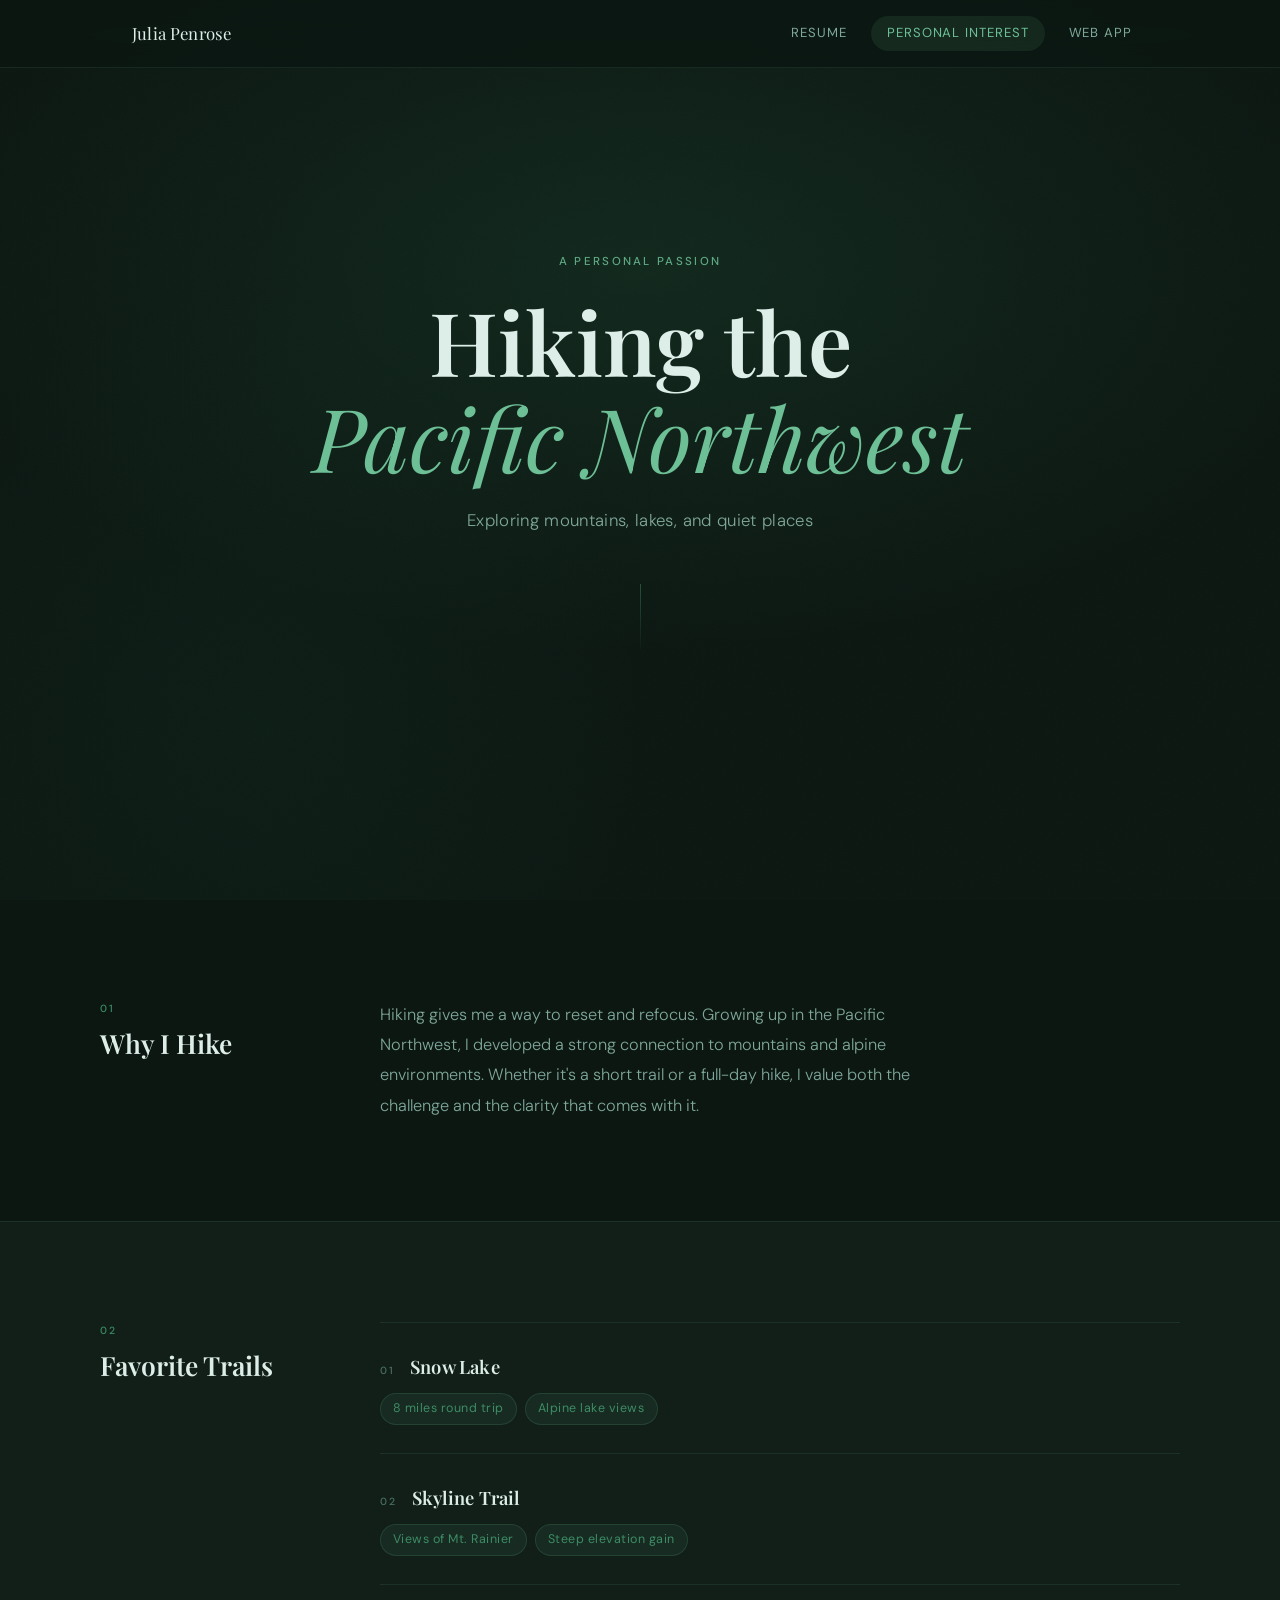
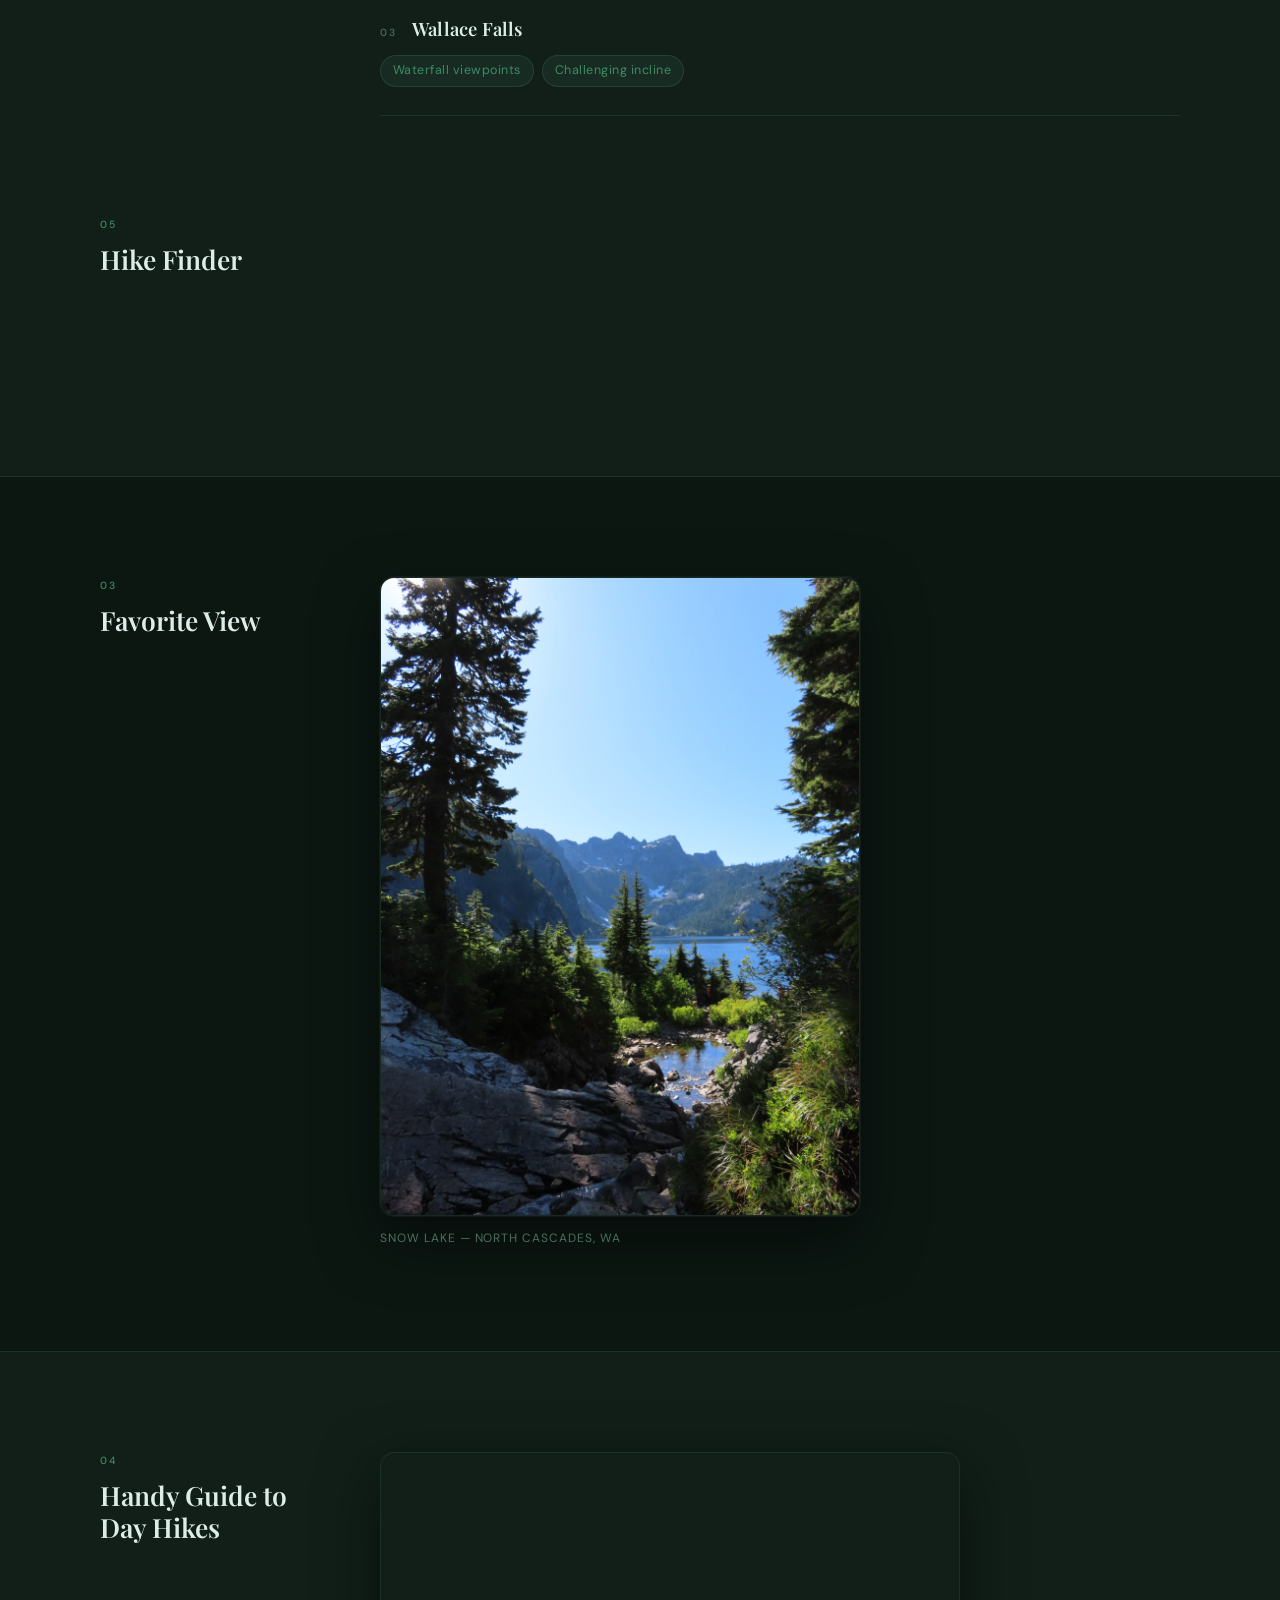
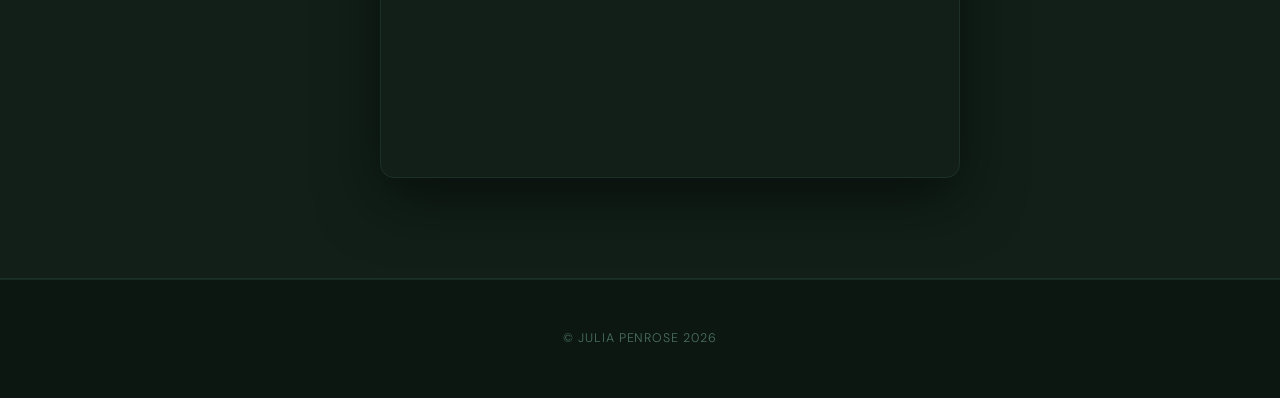
<file: scratch.html>
<!DOCTYPE html>
<html lang="en">
<head>
<meta charset="UTF-8">
<meta name="viewport" content="width=device-width, initial-scale=1">
<title>Julia Penrose — Hiking</title>
<link rel="preconnect" href="https://fonts.googleapis.com">
<link rel="preconnect" href="https://fonts.gstatic.com" crossorigin>
<link href="https://fonts.googleapis.com/css2?family=Playfair+Display:ital,wght@0,400;0,600;1,400&family=DM+Sans:wght@300;400;500&display=swap" rel="stylesheet">
<link rel="stylesheet" href="css/scratch.css">
</head>
<body>

  <!-- NAV -->
  <nav class="nav" id="top">
    <div class="nav-inner">
      <div class="logo">Julia Penrose</div>
      <div class="links">
        <a href="index.html">Resume</a>
        <a href="scratch.html" class="active">Personal Interest</a>
        <a href="app.html">Web App</a>
      </div>
    </div>
  </nav>

  <!-- HERO -->
  <header class="hero">
    <div class="hero-bg"></div>
    <div class="hero-content">
      <span class="hero-eyebrow">A Personal Passion</span>
      <h1>Hiking the<br><em>Pacific Northwest</em></h1>
      <p>Exploring mountains, lakes, and quiet places</p>
      <div class="hero-line"></div>
    </div>
  </header>

  <!-- ABOUT -->
  <section class="section">
    <div class="grid">
      <div class="section-label">
        <span>01</span>
        <h2>Why I Hike</h2>
      </div>
      <div class="section-body">
        <p>
          Hiking gives me a way to reset and refocus. Growing up in the Pacific Northwest,
          I developed a strong connection to mountains and alpine environments.
          Whether it's a short trail or a full-day hike, I value both the challenge
          and the clarity that comes with it.
        </p>
      </div>
    </div>
  </section>

  <!-- TRAILS -->
  <section class="section alt">
    <div class="grid">
      <div class="section-label">
        <span>02</span>
        <h2>Favorite Trails</h2>
      </div>
      <div class="section-body">
        <ol class="trail-list">
          <li>
            <div class="trail-header">
              <span class="trail-num">01</span>
              <strong>Snow Lake</strong>
            </div>
            <ul>
              <li>8 miles round trip</li>
              <li>Alpine lake views</li>
            </ul>
          </li>
          <li>
            <div class="trail-header">
              <span class="trail-num">02</span>
              <strong>Skyline Trail</strong>
            </div>
            <ul>
              <li>Views of Mt. Rainier</li>
              <li>Steep elevation gain</li>
            </ul>
          </li>
          <li>
            <div class="trail-header">
              <span class="trail-num">03</span>
              <strong>Wallace Falls</strong>
            </div>
            <ul>
              <li>Waterfall viewpoints</li>
              <li>Challenging incline</li>
            </ul>
          </li>
        </ol>
      </div>
    </div>
    <!-- TABLEAU -->
<section class="section">
  <div class="grid">
    <div class="section-label">
      <span>05</span>
      <h2>Hike Finder</h2>
    </div>
    <div class="section-body">
      <div class="tableauPlaceholder" style="width:100%; max-width:740px;">
        <object class="tableauViz" style="display:none;">
          <param name="host_url" value="https%3A%2F%2Fpublic.tableau.com%2F" />
          <param name="embed_code_version" value="3" />
          <param name="site_root" value="" />
          <param name="name" value="WashingtonStateHikeFinder/WAHikeFinder" />
          <param name="tabs" value="no" />
          <param name="toolbar" value="yes" />
        </object>
      </div>
      <script src="https://public.tableau.com/javascripts/api/viz_v1.js"></script>
      <script>
        var divElement = document.querySelector('.tableauPlaceholder');
        var vizElement = divElement.getElementsByTagName('object')[0];
        vizElement.style.width = '100%';
        vizElement.style.height = '600px';
      </script>
    </div>
  </div>
</section>
  </section>

  <!-- IMAGE -->
  <section class="section">
    <div class="grid">
      <div class="section-label">
        <span>03</span>
        <h2>Favorite View</h2>
      </div>
      <div class="section-body">
        <figure class="photo-frame">
          <img src="assets/img/Snow Lake.JPG" alt="Snow Lake, Washington">
          <figcaption>Snow Lake — North Cascades, WA</figcaption>
        </figure>
      </div>
    </div>
  </section>

  <!-- VIDEO -->
  <section class="section alt">
    <div class="grid">
      <div class="section-label">
        <span>04</span>
        <h2>Handy Guide to Day Hikes</h2>
      </div>
      <div class="section-body">
        <div class="video-wrap">
          <iframe src="https://www.youtube.com/embed/aIa9u3ZE6y0" allowfullscreen title="Guide to Day Hiking REI"></iframe>
        </div>
      </div>
    </div>
  </section>

  <!-- FOOTER -->
  <footer class="footer">
    <div class="footer-inner">
      <p>© Julia Penrose 2026</p>
    </div>
  </footer>

  <!-- BACK TO TOP -->
  <button class="back-to-top" id="backToTop" onclick="scrollToTop()" aria-label="Back to top">
    <svg xmlns="http://www.w3.org/2000/svg" viewBox="0 0 24 24" fill="none" stroke="currentColor" stroke-width="2" stroke-linecap="round" stroke-linejoin="round">
      <polyline points="18 15 12 9 6 15"></polyline>
    </svg>
  </button>

  <script>
    const btn = document.getElementById('backToTop');

    window.addEventListener('scroll', () => {
      if (window.scrollY > 400) {
        btn.classList.add('visible');
      } else {
        btn.classList.remove('visible');
      }
    });

    function scrollToTop() {
      window.scrollTo({ top: 0, behavior: 'smooth' });
    }

    // Fade-in on scroll
    const observer = new IntersectionObserver((entries) => {
      entries.forEach(e => {
        if (e.isIntersecting) {
          e.target.classList.add('in-view');
          observer.unobserve(e.target);
        }
      });
    }, { threshold: 0.1 });

    document.querySelectorAll('.section').forEach(s => observer.observe(s));
  </script>
</body>
</html>
</file>
<file: css/scratch.css>
/* =============================================
   BASE & RESET
   ============================================= */
*, *::before, *::after {
  box-sizing: border-box;
  margin: 0;
  padding: 0;
}

:root {
  --bg:        #0c1712;
  --bg-alt:    #111f18;
  --surface:   #152219;
  --border:    rgba(110, 180, 150, 0.12);
  --accent:    #6dbf96;
  --accent-dim:#3d8c65;
  --text:      #ddeee8;
  --text-muted:#7fa89a;
  --text-faint:#4a7060;
  --serif:     'Playfair Display', Georgia, serif;
  --sans:      'DM Sans', system-ui, sans-serif;
  --nav-h:     68px;
  --max-w:     1080px;
  --radius:    14px;
  --transition: 0.35s cubic-bezier(0.4, 0, 0.2, 1);
}

html {
  scroll-behavior: smooth;
}

body {
  background: var(--bg);
  color: var(--text);
  font-family: var(--sans);
  font-weight: 300;
  line-height: 1.75;
  -webkit-font-smoothing: antialiased;
}

/* =============================================
   NAVIGATION
   ============================================= */
.nav {
  position: fixed;
  top: 0;
  left: 0;
  right: 0;
  z-index: 100;
  height: var(--nav-h);
  background: rgba(12, 23, 18, 0.85);
  backdrop-filter: blur(18px) saturate(160%);
  -webkit-backdrop-filter: blur(18px) saturate(160%);
  border-bottom: 1px solid var(--border);
  transition: background var(--transition);
}

.nav-inner {
  max-width: var(--max-w);
  margin: 0 auto;
  height: 100%;
  display: flex;
  align-items: center;
  justify-content: space-between;
  padding: 0 32px;
}

.logo {
  font-family: var(--serif);
  font-size: 1.05rem;
  letter-spacing: 0.01em;
  color: var(--text);
}

.links {
  display: flex;
  gap: 8px;
}

.links a {
  font-size: 0.82rem;
  font-weight: 400;
  letter-spacing: 0.07em;
  text-transform: uppercase;
  text-decoration: none;
  color: var(--text-muted);
  padding: 6px 16px;
  border-radius: 50px;
  transition: color var(--transition), background var(--transition);
}

.links a:hover {
  color: var(--text);
  background: rgba(255,255,255,0.06);
}

.links .active {
  color: var(--accent);
  background: rgba(109, 191, 150, 0.1);
}

/* =============================================
   HERO
   ============================================= */
.hero {
  position: relative;
  min-height: 100vh;
  display: flex;
  align-items: center;
  justify-content: center;
  text-align: center;
  overflow: hidden;
  padding: 0 24px;
}

.hero-bg {
  position: absolute;
  inset: 0;
  background:
    radial-gradient(ellipse 80% 60% at 50% 30%, rgba(40, 110, 75, 0.2) 0%, transparent 70%),
    radial-gradient(ellipse 50% 80% at 20% 80%, rgba(20, 70, 50, 0.15) 0%, transparent 60%);
  pointer-events: none;
}

/* subtle grain texture */
.hero::after {
  content: '';
  position: absolute;
  inset: 0;
  background-image: url("data:image/svg+xml,%3Csvg viewBox='0 0 256 256' xmlns='http://www.w3.org/2000/svg'%3E%3Cfilter id='noise'%3E%3CfeTurbulence type='fractalNoise' baseFrequency='0.9' numOctaves='4' stitchTiles='stitch'/%3E%3C/filter%3E%3Crect width='100%25' height='100%25' filter='url(%23noise)' opacity='0.04'/%3E%3C/svg%3E");
  background-size: 256px;
  opacity: 0.4;
  pointer-events: none;
}

.hero-content {
  position: relative;
  z-index: 1;
  animation: heroFade 1.2s ease both;
}

@keyframes heroFade {
  from { opacity: 0; transform: translateY(28px); }
  to   { opacity: 1; transform: translateY(0); }
}

.hero-eyebrow {
  display: inline-block;
  font-size: 0.72rem;
  font-weight: 500;
  letter-spacing: 0.2em;
  text-transform: uppercase;
  color: var(--accent);
  margin-bottom: 20px;
  opacity: 0.85;
}

.hero h1 {
  font-family: var(--serif);
  font-size: clamp(2.8rem, 7vw, 5.5rem);
  font-weight: 600;
  line-height: 1.1;
  color: var(--text);
  margin-bottom: 20px;
}

.hero h1 em {
  font-style: italic;
  font-weight: 400;
  color: var(--accent);
}

.hero p {
  font-size: 1.05rem;
  color: var(--text-muted);
  font-weight: 300;
  letter-spacing: 0.02em;
}

.hero-line {
  width: 1px;
  height: 70px;
  background: linear-gradient(to bottom, var(--accent-dim), transparent);
  margin: 48px auto 0;
  opacity: 0.5;
}

/* =============================================
   SECTIONS
   ============================================= */
.section {
  padding: 100px 32px;
  opacity: 0;
  transform: translateY(24px);
  transition: opacity 0.7s ease, transform 0.7s ease;
}

.section.in-view {
  opacity: 1;
  transform: translateY(0);
}

.section.alt {
  background: var(--bg-alt);
  border-top: 1px solid var(--border);
  border-bottom: 1px solid var(--border);
}

.grid {
  max-width: var(--max-w);
  margin: 0 auto;
  display: grid;
  grid-template-columns: 220px 1fr;
  gap: 60px;
  align-items: start;
}

/* =============================================
   SECTION LABELS
   ============================================= */
.section-label {
  position: sticky;
  top: calc(var(--nav-h) + 24px);
}

.section-label span {
  display: block;
  font-size: 0.65rem;
  letter-spacing: 0.18em;
  text-transform: uppercase;
  color: var(--accent-dim);
  font-weight: 500;
  margin-bottom: 10px;
}

.section-label h2 {
  font-family: var(--serif);
  font-size: 1.65rem;
  font-weight: 600;
  line-height: 1.2;
  color: var(--text);
}

/* =============================================
   BODY TEXT
   ============================================= */
.section-body p {
  color: var(--text-muted);
  font-size: 1.02rem;
  line-height: 1.85;
  max-width: 560px;
}

/* =============================================
   TRAIL LIST
   ============================================= */
.trail-list {
  list-style: none;
  display: flex;
  flex-direction: column;
  gap: 0;
}

.trail-list > li {
  padding: 28px 0;
  border-bottom: 1px solid var(--border);
}

.trail-list > li:first-child {
  border-top: 1px solid var(--border);
}

.trail-header {
  display: flex;
  align-items: baseline;
  gap: 16px;
  margin-bottom: 10px;
}

.trail-num {
  font-size: 0.65rem;
  letter-spacing: 0.15em;
  color: var(--text-faint);
  font-weight: 500;
}

.trail-header strong {
  font-family: var(--serif);
  font-size: 1.15rem;
  font-weight: 600;
  color: var(--text);
  letter-spacing: 0.01em;
}

.trail-list ul {
  list-style: none;
  display: flex;
  flex-wrap: wrap;
  gap: 8px;
  padding: 0;
}

.trail-list ul li {
  font-size: 0.78rem;
  font-weight: 400;
  letter-spacing: 0.04em;
  color: var(--accent-dim);
  background: rgba(109, 191, 150, 0.08);
  border: 1px solid rgba(109, 191, 150, 0.15);
  padding: 4px 12px;
  border-radius: 50px;
}

/* =============================================
   PHOTO
   ============================================= */
.photo-frame {
  display: inline-block;
}

.photo-frame img {
  display: block;
  width: 100%;
  max-width: 480px;
  height: auto;
  border-radius: var(--radius);
  border: 1px solid var(--border);
  box-shadow:
    0 0 0 1px rgba(255,255,255,0.04),
    0 24px 60px rgba(0,0,0,0.5);
  transition: transform var(--transition), box-shadow var(--transition);
}

.photo-frame img:hover {
  transform: translateY(-4px);
  box-shadow:
    0 0 0 1px rgba(255,255,255,0.06),
    0 32px 80px rgba(0,0,0,0.6);
}

.photo-frame figcaption {
  margin-top: 12px;
  font-size: 0.75rem;
  letter-spacing: 0.08em;
  text-transform: uppercase;
  color: var(--text-faint);
  font-weight: 400;
}

/* =============================================
   VIDEO
   ============================================= */
.video-wrap {
  position: relative;
  width: 100%;
  max-width: 580px;
  border-radius: var(--radius);
  overflow: hidden;
  border: 1px solid var(--border);
  box-shadow: 0 20px 60px rgba(0,0,0,0.5);
  aspect-ratio: 16 / 9;
}

.video-wrap iframe {
  position: absolute;
  inset: 0;
  width: 100%;
  height: 100%;
  border: none;
  display: block;
}

/* =============================================
   FOOTER
   ============================================= */
.footer {
  padding: 48px 32px;
  border-top: 1px solid var(--border);
  text-align: center;
}

.footer-inner {
  display: flex;
  flex-direction: column;
  align-items: center;
  gap: 8px;
}

.footer-logo {
  font-family: var(--serif);
  font-size: 1rem;
  color: var(--text-muted);
  letter-spacing: 0.02em;
}

.footer p {
  font-size: 0.78rem;
  letter-spacing: 0.08em;
  text-transform: uppercase;
  color: var(--text-faint);
}

/* =============================================
   BACK TO TOP
   ============================================= */
.back-to-top {
  position: fixed;
  bottom: 32px;
  right: 32px;
  z-index: 200;
  width: 48px;
  height: 48px;
  border-radius: 50%;
  border: 1px solid rgba(109, 191, 150, 0.3);
  background: rgba(12, 23, 18, 0.9);
  backdrop-filter: blur(12px);
  color: var(--accent);
  cursor: pointer;
  display: flex;
  align-items: center;
  justify-content: center;
  opacity: 0;
  transform: translateY(16px);
  pointer-events: none;
  transition: opacity 0.3s ease, transform 0.3s ease, background 0.2s ease, border-color 0.2s ease;
  box-shadow: 0 8px 24px rgba(0,0,0,0.4);
}

.back-to-top.visible {
  opacity: 1;
  transform: translateY(0);
  pointer-events: all;
}

.back-to-top:hover {
  background: rgba(109, 191, 150, 0.12);
  border-color: rgba(109, 191, 150, 0.6);
}

.back-to-top svg {
  width: 18px;
  height: 18px;
  stroke-width: 2;
}

/* =============================================
   MOBILE
   ============================================= */
@media (max-width: 768px) {
  .nav-inner {
    padding: 0 20px;
  }

  .links a {
    padding: 6px 10px;
  }

  .section {
    padding: 72px 20px;
  }

  .grid {
    grid-template-columns: 1fr;
    gap: 28px;
  }

  .section-label {
    position: static;
  }

  .section-label h2 {
    font-size: 1.4rem;
  }

  .photo-frame img {
    max-width: 100%;
  }

  .video-wrap {
    max-width: 100%;
  }

  .back-to-top {
    bottom: 20px;
    right: 20px;
  }
}

@media (max-width: 480px) {
  .hero h1 {
    font-size: 2.4rem;
  }

  .links a {
    font-size: 0.75rem;
    padding: 5px 8px;
  }
}
</file>
